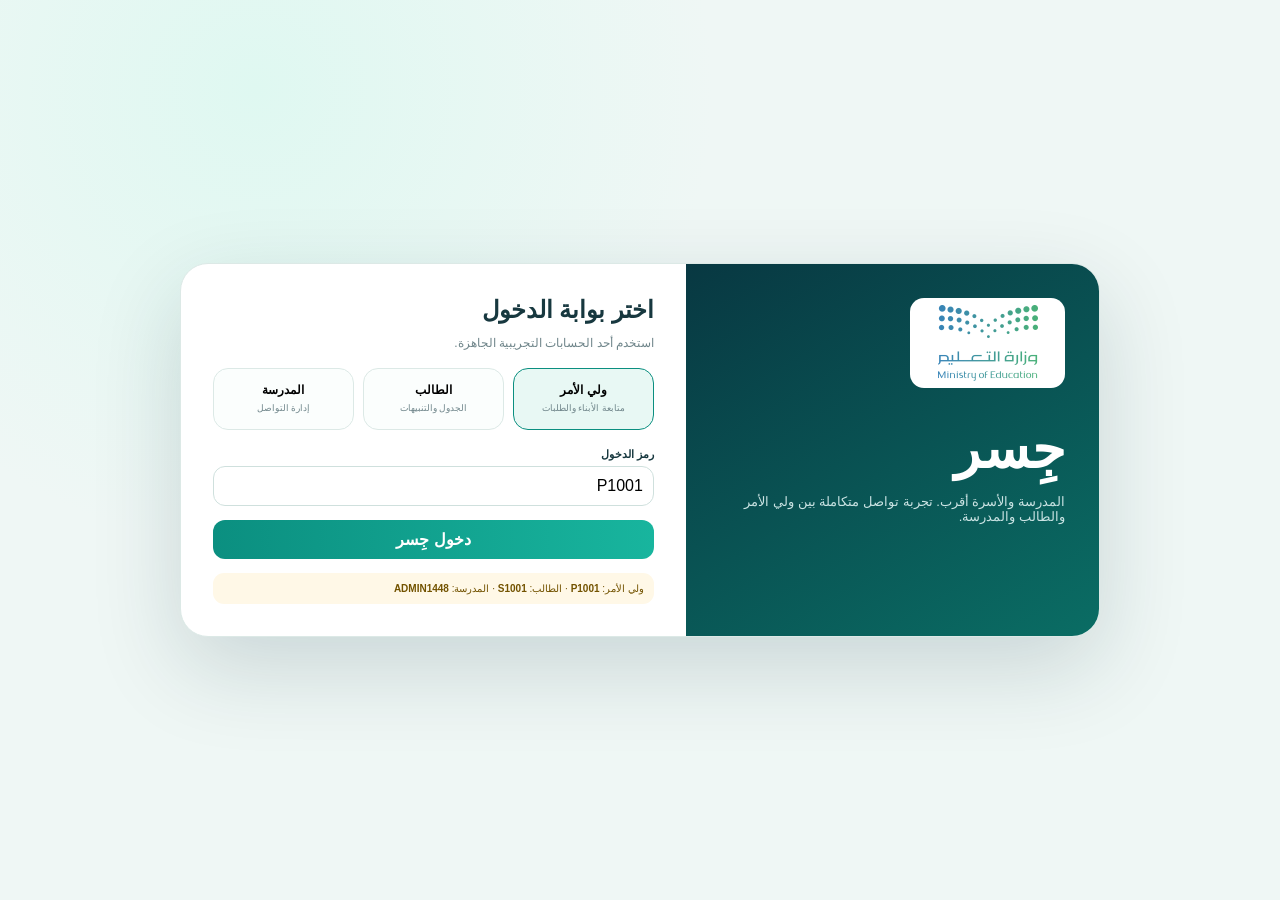
<file: index.html>
<!doctype html><html lang="ar" dir="rtl"><head>
<meta charset="utf-8"><meta name="viewport" content="width=device-width,initial-scale=1">
<title>جِسر | التواصل المدرسي</title><link rel="stylesheet" href="/assets/app.css?v=.92">
</head><body>
<div id="login" class="login"><div class="loginbox">
<section class="loginbrand"><img src="/assets/moe-logo.png"><h1>جِسر</h1><p>المدرسة والأسرة أقرب. تجربة تواصل متكاملة بين ولي الأمر والطالب والمدرسة.</p></section>
<section class="loginpanel"><h2>اختر بوابة الدخول</h2><p>استخدم أحد الحسابات التجريبية الجاهزة.</p>
<div class="roles"><button class="role active" data-role="parent"><b>ولي الأمر</b><small>متابعة الأبناء والطلبات</small></button><button class="role" data-role="student"><b>الطالب</b><small>الجدول والتنبيهات</small></button><button class="role" data-role="admin"><b>المدرسة</b><small>إدارة التواصل</small></button></div>
<form id="loginForm"><div class="field"><label>رمز الدخول</label><input id="code" required value="P1001"></div><div id="loginMsg" class="alert hidden"></div><button class="btn primary" style="width:100%;margin-top:14px">دخول جِسر</button></form>
<div class="demo">ولي الأمر: <b>P1001</b> · الطالب: <b>S1001</b> · المدرسة: <b>ADMIN1448</b></div></section>
</div></div>

<div class="shell">
<aside class="side"><div class="brand"><img src="/assets/moe-logo.png"><div><b id="schoolName">المدرسة</b><small>منصة جِسر · 1448هـ</small></div></div><div class="who"><b id="whoName">—</b><span id="whoRole">—</span></div><nav id="nav" class="nav"></nav><button id="logout" class="logout">تسجيل الخروج</button></aside>
<main class="main"><header class="top"><div class="topin"><h2 id="pageTitle">الرئيسية</h2><div class="pill">إشعارات غير مقروءة: <b id="unread">0</b></div></div></header>
<div class="content"><div id="globalMsg" class="alert hidden"></div>

<section id="parentHome" class="view">
<div class="head"><div><span class="tag">بوابة ولي الأمر</span><h1 id="parentHello">مرحبًا</h1><p>كل ما يخص أبناءك وطلباتك في مكان واحد.</p></div><button class="btn primary" data-new="استئذان">+ طلب جديد</button></div>
<div id="parentKpis" class="kpis"></div>
<div class="card"><div class="cardhead"><h3>أبنائي</h3></div><div class="cardbody"><div id="children" class="grid2"></div></div></div>
<div class="card"><div class="cardhead"><h3>الخدمات السريعة</h3></div><div class="cardbody"><div class="quick"><button class="q" data-new="استئذان"><b>استئذان</b><small>خروج مبكر</small></button><button class="q" data-new="عذر غياب"><b>عذر غياب</b><small>توثيق الغياب</small></button><button class="q" data-new="موعد"><b>حجز موعد</b><small>مع الإدارة أو المرشد</small></button><button class="q" data-new="استفسار"><b>تواصل</b><small>استفسار مرتبط بالطالب</small></button></div></div></div>
<div class="grid2"><div class="card"><div class="cardhead"><h3>صندوق ابني</h3></div><div class="cardbody" id="parentTimeline"></div></div><div class="card"><div class="cardhead"><h3>آخر الإشعارات</h3></div><div class="cardbody" id="parentNotif"></div></div></div>
</section>

<section id="parentRequests" class="view"><div class="head"><div><span class="tag">ولي الأمر</span><h1>طلباتي</h1><p>تابع الاستئذانات والأعذار والمواعيد.</p></div><button class="btn primary" data-new="استئذان">+ طلب جديد</button></div>
<div class="card"><div class="tablewrap"><table class="table"><thead><tr><th>الطلب</th><th>الطالب</th><th>النوع</th><th>التفاصيل</th><th>الحالة</th><th>رد المدرسة</th><th>محادثة</th></tr></thead><tbody id="parentReqTable"></tbody></table></div></div></section>

<section id="parentNotifications" class="view"><div class="head"><div><span class="tag">ولي الأمر</span><h1>الإشعارات</h1></div></div><div class="card"><div class="cardbody" id="parentNotifAll"></div></div></section>

<section id="studentHome" class="view"><div class="studenthero"><h1 id="studentName">مرحبًا</h1><p id="studentMeta">—</p><div class="chips"><div class="chip">الحضور<b id="stPresent">حاضر</b></div><div class="chip">الحصص<b id="stLessons">7</b></div><div class="chip">الإشادات<b id="stPraise">0</b></div><div class="chip">تنبيهات<b id="stAlerts">0</b></div></div></div>
<div class="grid2" style="margin-top:14px"><div class="card"><div class="cardhead"><h3>جدولي اليوم</h3></div><div class="cardbody" id="schedule"></div></div><div class="card"><div class="cardhead"><h3>نبض اليوم</h3></div><div class="cardbody" id="pulse"></div></div></div>
<div class="card"><div class="cardhead"><h3>رسائل المدرسة</h3></div><div class="cardbody" id="studentNotif"></div></div></section>

<section id="studentNotifications" class="view"><div class="head"><div><span class="tag">الطالب</span><h1>الإشعارات</h1></div></div><div class="card"><div class="cardbody" id="studentNotifAll"></div></div></section>

<section id="adminHome" class="view"><div class="head"><div><span class="tag">بوابة المدرسة</span><h1>صندوق التواصل المدرسي</h1><p>كل طلبات أولياء الأمور في مكان واحد.</p></div><button class="btn primary" id="newAnn">+ إشعار جديد</button></div>
<div id="adminKpis" class="kpis"></div><div class="grid2"><div class="card"><div class="cardhead"><h3>طلبات تحتاج إجراء</h3></div><div class="tablewrap"><table class="table" style="min-width:620px"><thead><tr><th>الطالب</th><th>النوع</th><th>ولي الأمر</th><th>الحالة</th><th>إجراء</th></tr></thead><tbody id="adminPreview"></tbody></table></div></div><div class="card"><div class="cardhead"><h3>مؤشرات التواصل</h3></div><div class="cardbody" id="adminSummary"></div></div></div>
<div class="card"><div class="cardhead"><h3>آخر النشاط</h3></div><div class="cardbody" id="adminTimeline"></div></div></section>

<section id="adminRequests" class="view"><div class="head"><div><span class="tag">الإدارة</span><h1>إدارة الطلبات</h1></div><select id="reqFilter" class="control" style="width:auto"><option>الكل</option><option>قيد المراجعة</option><option>مقبول</option><option>مرفوض</option></select></div>
<div class="card"><div class="tablewrap"><table class="table"><thead><tr><th>الطلب</th><th>الطالب</th><th>ولي الأمر</th><th>النوع</th><th>التفاصيل</th><th>الحالة</th><th>إجراء</th></tr></thead><tbody id="adminReqTable"></tbody></table></div></div></section>

<section id="adminNotifications" class="view"><div class="head"><div><span class="tag">الإدارة</span><h1>الإشعارات والتعاميم</h1></div><button class="btn primary" id="newAnn2">+ إشعار</button></div>
<div class="card"><div class="tablewrap"><table class="table"><thead><tr><th>العنوان</th><th>الفئة</th><th>المستهدف</th><th>تأكيد</th><th>الاطلاع</th><th>التاريخ</th></tr></thead><tbody id="annTable"></tbody></table></div></div></section>

<section id="adminStudents" class="view"><div class="head"><div><span class="tag">الإدارة</span><h1>ملف الطالب الموحد</h1></div></div>
<div class="card"><div class="tablewrap"><table class="table"><thead><tr><th>الطالب</th><th>الصف/الفصل</th><th>ولي الأمر</th><th>الحضور</th><th>التأخر</th><th>الإشادات</th><th>طلبات الأسرة</th></tr></thead><tbody id="studentsTable"></tbody></table></div></div></section>

<section id="adminReport" class="view"><div class="head no-print"><div><span class="tag">الإدارة</span><h1>تقرير التواصل المدرسي</h1></div><button id="printBtn" class="btn primary">طباعة / حفظ PDF</button></div>
<article class="report"><div class="reporthead"><img src="/assets/moe-logo.png"><div class="reporttitle"><h2>مدرسة عماد الدين زنكي المتوسطة</h2><p>تقرير منصة جِسر للتواصل المدرسي</p><b id="reportDate">—</b></div><div class="reportmeta">إعداد<br><b id="reportBy">—</b></div></div><div class="section"><h3>الملخص</h3><div id="reportStats" class="reportstats"></div></div><div class="section"><h3>الطلبات</h3><div class="tablewrap"><table class="table"><thead><tr><th>الطلب</th><th>الطالب</th><th>النوع</th><th>ولي الأمر</th><th>الحالة</th><th>القرار</th></tr></thead><tbody id="reportReq"></tbody></table></div></div></article></section>

</div></main></div>

<div id="modal" class="modal hidden"><div class="modalbox"><div class="modalhead"><h3 id="modalTitle">—</h3><button id="modalClose" class="btn soft">×</button></div><div id="modalBody" class="modalbody"></div><div id="modalFoot" class="modalfoot"></div></div></div>
<script src="/assets/config.js?v=.92"></script><script src="/assets/app.js?v=.92"></script>
</body></html>
</file>
<file: assets/app.css>
:root{--n:#083842;--t:#0b8f80;--t2:#18b59e;--bg:#f3f8f6;--w:#fff;--ink:#17383f;--mut:#70868b;--line:#dce9e6;--red:#b42318;--green:#08764a;--gold:#c8a64b;--shadow:0 18px 50px rgba(7,52,61,.10)}
*{box-sizing:border-box}body{margin:0;font-family:Segoe UI,Tahoma,Arial,sans-serif;background:var(--bg);color:var(--ink);direction:rtl}button,input,select,textarea{font:inherit}button{cursor:pointer}.hidden{display:none!important}
.login{position:fixed;inset:0;z-index:50;background:radial-gradient(circle at 20% 10%,#dff8f1,transparent 35%),#eff7f5;display:grid;place-items:center;padding:18px}.loginbox{width:min(920px,100%);display:grid;grid-template-columns:.9fr 1.1fr;background:#fff;border:1px solid var(--line);border-radius:28px;overflow:hidden;box-shadow:0 30px 90px rgba(5,45,53,.16)}.loginbrand{padding:34px;background:linear-gradient(150deg,#083842,#0a6d64);color:#fff}.loginbrand img{width:155px;height:90px;object-fit:contain;background:#fff;border-radius:14px;padding:7px}.loginbrand h1{font-size:54px;margin:26px 0 5px}.loginbrand p{color:#cae3e3;font-size:13px}.loginpanel{padding:32px}.loginpanel h2{margin:0 0 5px}.loginpanel>p{font-size:12px;color:var(--mut)}.roles{display:grid;grid-template-columns:repeat(3,1fr);gap:9px;margin:18px 0}.role{border:1px solid var(--line);border-radius:15px;padding:14px;text-align:center;background:#fbfefd}.role.active{background:#e8f8f4;border-color:var(--t)}.role b{display:block;font-size:12px}.role small{font-size:9px;color:var(--mut)}.field{display:grid;gap:5px;margin-top:11px}.field label{font-size:11px;font-weight:700}.field input,.field select,.field textarea,.control{width:100%;border:1px solid #cfe0dd;border-radius:12px;padding:10px;background:#fff;outline:0}.field input:focus,.field select:focus,.field textarea:focus{border-color:var(--t);box-shadow:0 0 0 4px rgba(11,143,128,.08)}
.btn{border:0;border-radius:12px;padding:10px 14px;font-weight:700}.primary{background:linear-gradient(90deg,var(--t),var(--t2));color:#fff}.soft{background:#edf5f3;color:#315e63;border:1px solid #d9e7e4}.danger{background:var(--red);color:#fff}.demo{font-size:10px;background:#fff8e7;color:#735300;padding:10px;border-radius:11px;margin-top:14px}
.shell{min-height:100vh;display:grid;grid-template-columns:235px 1fr}.side{position:fixed;right:0;top:0;bottom:0;width:235px;background:linear-gradient(#08343e,#0a5c57);color:#fff;padding:18px 14px;display:flex;flex-direction:column}.brand{display:flex;gap:10px;align-items:center;padding-bottom:16px;border-bottom:1px solid rgba(255,255,255,.12)}.brand img{width:68px;height:47px;object-fit:contain;background:#fff;border-radius:9px;padding:4px}.brand b{font-size:12px}.brand small{display:block;color:#b9d5d6;font-size:9px}.who{margin:16px 0;padding:11px;background:rgba(255,255,255,.07);border-radius:12px}.who b{font-size:11px}.who span{font-size:9px;color:#bdd8d9;display:block}.nav{display:grid;gap:5px}.nav button{border:0;background:transparent;color:#d9eeee;text-align:right;padding:10px;border-radius:11px;font-size:11px}.nav button.active{background:#fff;color:#08625c;font-weight:700}.logout{margin-top:auto;border:1px solid rgba(255,255,255,.15);background:rgba(255,255,255,.07);color:#fff;border-radius:10px;padding:8px}
.main{grid-column:2}.top{height:70px;background:rgba(255,255,255,.94);border-bottom:1px solid var(--line);position:sticky;top:0;display:flex;align-items:center;z-index:10}.topin{width:min(1200px,calc(100% - 38px));margin:auto;display:flex;justify-content:space-between;align-items:center}.top h2{font-size:18px}.pill{font-size:10px;background:#eff6f4;border:1px solid var(--line);padding:7px 10px;border-radius:999px}.content{width:min(1200px,calc(100% - 38px));margin:24px auto 50px}.view{display:none}.view.active{display:block}.head{display:flex;justify-content:space-between;align-items:flex-end;margin-bottom:16px;gap:14px}.head h1{font-size:28px;margin:0 0 3px}.head p{font-size:11px;color:var(--mut);margin:0}.tag{display:inline-block;background:#e8f8f4;color:#08766b;padding:5px 9px;border-radius:999px;font-size:9px;font-weight:700;margin-bottom:7px}
.kpis{display:grid;grid-template-columns:repeat(5,1fr);gap:10px;margin-bottom:15px}.kpi,.card{background:#fff;border:1px solid var(--line);border-radius:17px;box-shadow:0 7px 24px rgba(7,52,61,.055)}.kpi{padding:15px}.kpi span{font-size:9px;color:var(--mut)}.kpi b{display:block;font-size:26px;margin-top:4px}.card{margin-bottom:14px;overflow:hidden}.cardhead{padding:14px 16px;border-bottom:1px solid #eaf0ef;display:flex;justify-content:space-between}.cardhead h3{font-size:14px;margin:0}.cardbody{padding:15px}.grid2{display:grid;grid-template-columns:1fr 1fr;gap:13px}.child{border:1px solid var(--line);border-radius:15px;padding:14px;display:flex;justify-content:space-between}.child b{font-size:12px}.child small{display:block;color:var(--mut);font-size:9px}.present{font-size:9px;color:var(--green);background:#eafbf1;border-radius:999px;padding:5px 8px}
.quick{display:grid;grid-template-columns:repeat(4,1fr);gap:9px}.q{border:1px solid var(--line);border-radius:14px;padding:14px;text-align:center;background:#fff}.q:hover{box-shadow:var(--shadow)}.q b{font-size:11px;display:block}.q small{font-size:8px;color:var(--mut)}.timeline{display:grid;gap:0}.event{border-right:2px solid #dfeae8;padding:0 12px 13px;margin-right:5px}.event b{font-size:10px}.event p,.event small{font-size:8px;color:var(--mut);margin:3px 0}
.notif{border:1px solid var(--line);border-radius:13px;padding:11px;margin-bottom:8px}.notif.unread{border-right:3px solid var(--t);background:#fbfefd}.notif b{font-size:10px}.notif p{font-size:9px;color:var(--mut)}.notif small{font-size:8px;color:#94a3a6}.ack{float:left;border:0;background:#e8f8f4;color:#08766b;border-radius:8px;padding:5px 7px;font-size:8px}
.tablewrap{overflow:auto}.table{width:100%;border-collapse:collapse;min-width:850px}.table th{background:#f4f9f7;padding:10px;text-align:right;font-size:9px;color:#557177}.table td{padding:10px;border-bottom:1px solid #edf2f1;font-size:9px;vertical-align:top}.table small{font-size:8px;color:var(--mut)}.badge{display:inline-block;border-radius:999px;padding:4px 7px;font-size:8px;font-weight:700}.pending{background:#fff6df;color:#8a5a00}.approved{background:#eafbf1;color:#08764a}.rejected{background:#fff0ef;color:#a92d23}.mini{border:0;border-radius:8px;padding:5px 7px;font-size:8px}.approve{background:#e8faf0;color:#087448}.reject{background:#fff0ef;color:#aa2a22}.info{background:#edf6ff;color:#2b68a3}
.studenthero{background:linear-gradient(145deg,#0a4c56,#087970);color:#fff;border-radius:19px;padding:20px}.studenthero h1{margin:0}.studenthero p{font-size:10px;color:#c8e4e4}.chips{display:flex;gap:7px;flex-wrap:wrap}.chip{background:rgba(255,255,255,.1);padding:7px 9px;border-radius:10px;font-size:8px}.chip b{display:block;font-size:11px}.lesson{display:grid;grid-template-columns:42px 1fr auto;gap:10px;align-items:center;border:1px solid var(--line);border-radius:11px;padding:9px;margin-bottom:7px}.period{width:40px;height:40px;border-radius:11px;background:#edf6ff;color:#2f6fae;display:grid;place-items:center;font-weight:700}.lesson b{font-size:10px}.lesson span,.lesson small{font-size:8px;color:var(--mut)}
.modal{position:fixed;inset:0;background:rgba(3,29,35,.58);z-index:40;display:grid;place-items:center;padding:14px}.modalbox{width:min(590px,100%);background:#fff;border-radius:20px;overflow:hidden}.modalhead,.modalfoot{padding:14px 17px;border-bottom:1px solid #e8efed;display:flex;justify-content:space-between;align-items:center}.modalfoot{border-top:1px solid #e8efed;border-bottom:0;justify-content:flex-end;gap:7px}.modalbody{padding:17px}.formgrid{display:grid;grid-template-columns:1fr 1fr;gap:10px}.wide{grid-column:1/-1}.chat{max-height:260px;overflow:auto;display:grid;gap:7px}.msg{max-width:80%;padding:9px;border-radius:12px;font-size:9px}.msg.parent{background:#edf6ff}.msg.school{background:#e8f8f4;justify-self:end}
.report{background:#fff;border:1px solid var(--line);border-radius:18px;padding:24px}.reporthead{display:grid;grid-template-columns:130px 1fr 150px;gap:16px;align-items:center;border-bottom:2px solid var(--t);padding-bottom:14px}.reporthead img{width:125px}.reporttitle{text-align:center}.reporttitle h2{font-size:18px}.reporttitle p{font-size:9px;color:var(--mut)}.reportmeta{font-size:8px}.reportstats{display:grid;grid-template-columns:repeat(4,1fr);gap:8px}.rstat{background:#f7fbfa;border:1px solid var(--line);border-radius:11px;padding:10px}.rstat span{font-size:7px;color:var(--mut)}.rstat b{display:block;font-size:17px}.section h3{font-size:13px;border-right:4px solid var(--t);padding-right:7px}
@media(max-width:850px){.loginbox{grid-template-columns:1fr}.loginbrand{display:none}.shell{display:block;padding-bottom:50px}.side{display:none}.main{grid-column:1}.content,.topin{width:min(100% - 20px,1200px)}.kpis{grid-template-columns:repeat(2,1fr)}.grid2{grid-template-columns:1fr}.quick{grid-template-columns:repeat(2,1fr)}.formgrid{grid-template-columns:1fr}.wide{grid-column:auto}.reporthead{grid-template-columns:80px 1fr}.reporthead img{width:75px}.reportmeta{grid-column:1/-1}.reportstats{grid-template-columns:repeat(2,1fr)}}
@media print{body{background:#fff}.side,.top,.head,.no-print{display:none!important}.shell{display:block}.main{grid-column:1}.content{width:100%;margin:0}.view{display:none!important}#adminReportView{display:block!important}.report{border:0;padding:0}.table{min-width:0}.table th,.table td{font-size:7px;padding:5px}@page{size:A4;margin:10mm}}
</file>
